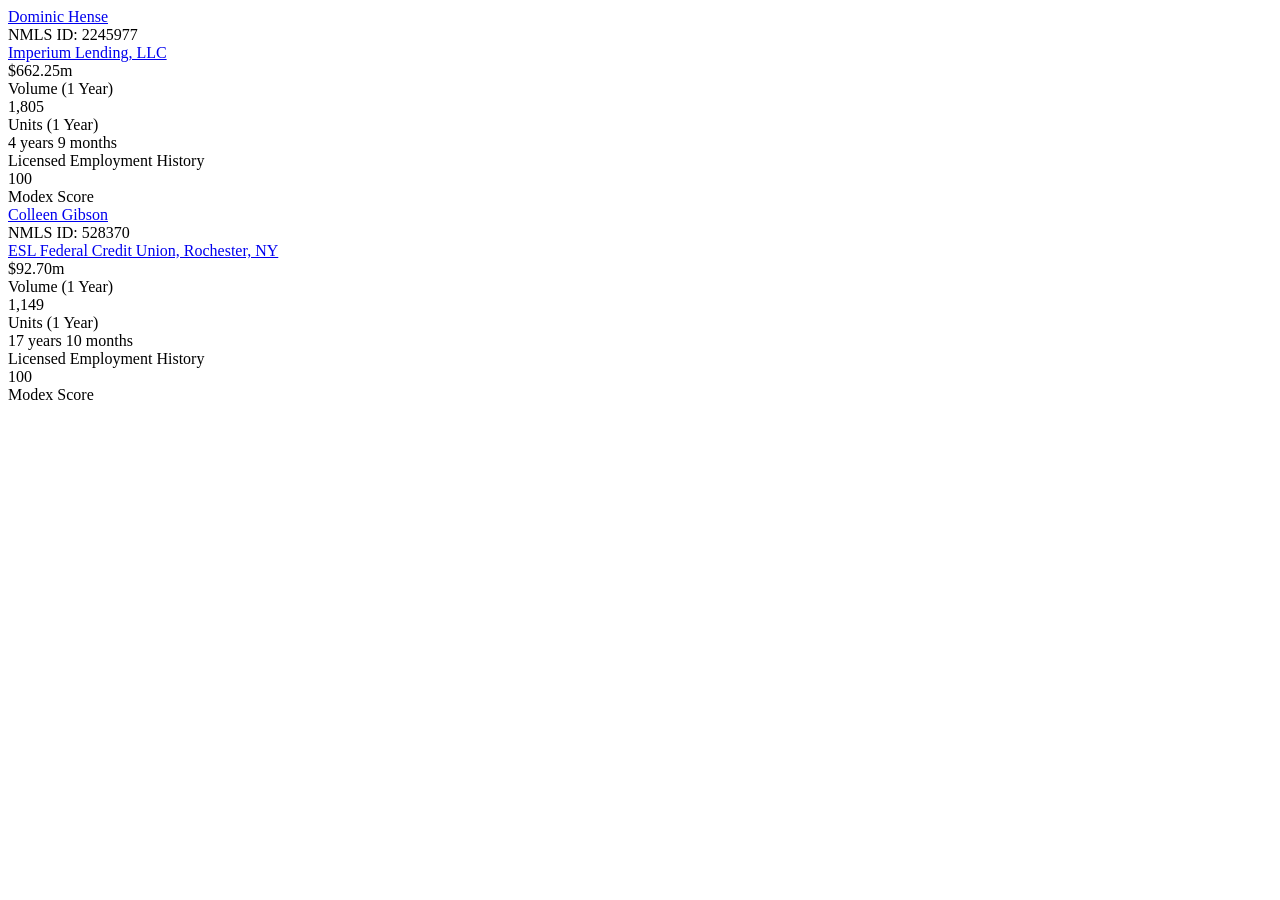
<file: modex-recruit-scraper/fixtures/sample_loan_officers.html>
<html lang="en"><head>
        <meta charset="UTF-8">
        <title>Modex Recruit</title>
        <base href="https://modex.com">
    </head>
    <body class="bg-gray-100 font-source-sans font-normal text-black leading-normal text-smooth"><div id="app" class="h-screen"><div class="flex flex-col h-screen"><div id="content" class="absolute inset-0 overflow-y-auto pb-20"><div class="p-4"><div><div class="bg-white rounded shadow-md border border-gray-300 mb-4 overflow-hidden"><div class="flex p-6 border-b border-gray-300"><div class="flex-grow"><div class="flex"><div class="flex-grow"><div class="flex mb-1"><div class="font-bold mr-3"><a href="/recruit/loan-officers/9545948b-72a6-472d-83bd-c3518634a1b1" class="">Dominic Hense</a></div> <span class="self-center text-sm text-gray-700">NMLS ID: 2245977</span></div> <div class="text-sm"><div><a href="/recruit/companies/9492c561-9e1a-418f-b0a9-0c988ebbfb35" class="">Imperium Lending, LLC</a></div></div></div></div></div></div> <div class="p-6"><div class="flex flex-wrap -mx-2"><div class="flex-none w-1/4 px-2"><div class="font-medium"><span>$662.25m</span></div> <div class="text-xs uppercase font-bold text-gray-700 mt-1">Volume (1 Year)</div></div> <div class="flex-none w-1/4 px-2"><div class="font-medium">1,805</div> <div class="text-xs uppercase font-bold text-gray-700 mt-1">Units (1 Year)</div></div> <div class="flex-none w-1/4 px-2"><div class="font-medium">4 years 9 months</div> <div class="text-xs uppercase font-bold text-gray-700 mt-1">Licensed Employment History</div></div> <div class="flex-none w-1/4 px-2"><div class="modex-score-bar-data flex-none mr-2">100</div> <div class="text-xs uppercase font-bold text-gray-700 mt-1">Modex Score</div></div></div></div></div><div class="bg-white rounded shadow-md border border-gray-300 mb-4 overflow-hidden"><div class="flex p-6 border-b border-gray-300"><div class="flex-grow"><div class="flex"><div class="flex-grow"><div class="flex mb-1"><div class="font-bold mr-3"><a href="/recruit/loan-officers/4916deb0-fca2-11e6-96a2-ff31f7a975a3" class="">Colleen Gibson</a></div> <span class="self-center text-sm text-gray-700">NMLS ID: 528370</span></div> <div class="text-sm"><div><a href="/recruit/branches/952b76d2-c09f-4396-beb4-552602919d69" class="">ESL Federal Credit Union, Rochester, NY</a></div></div></div></div></div></div> <div class="p-6"><div class="flex flex-wrap -mx-2"><div class="flex-none w-1/4 px-2"><div class="font-medium"><span>$92.70m</span></div> <div class="text-xs uppercase font-bold text-gray-700 mt-1">Volume (1 Year)</div></div> <div class="flex-none w-1/4 px-2"><div class="font-medium">1,149</div> <div class="text-xs uppercase font-bold text-gray-700 mt-1">Units (1 Year)</div></div> <div class="flex-none w-1/4 px-2"><div class="font-medium">17 years 10 months</div> <div class="text-xs uppercase font-bold text-gray-700 mt-1">Licensed Employment History</div></div> <div class="flex-none w-1/4 px-2"><div class="modex-score-bar-data flex-none mr-2">100</div> <div class="text-xs uppercase font-bold text-gray-700 mt-1">Modex Score</div></div></div></div></div></div></div></div></div></div></div></body></html>
</file>
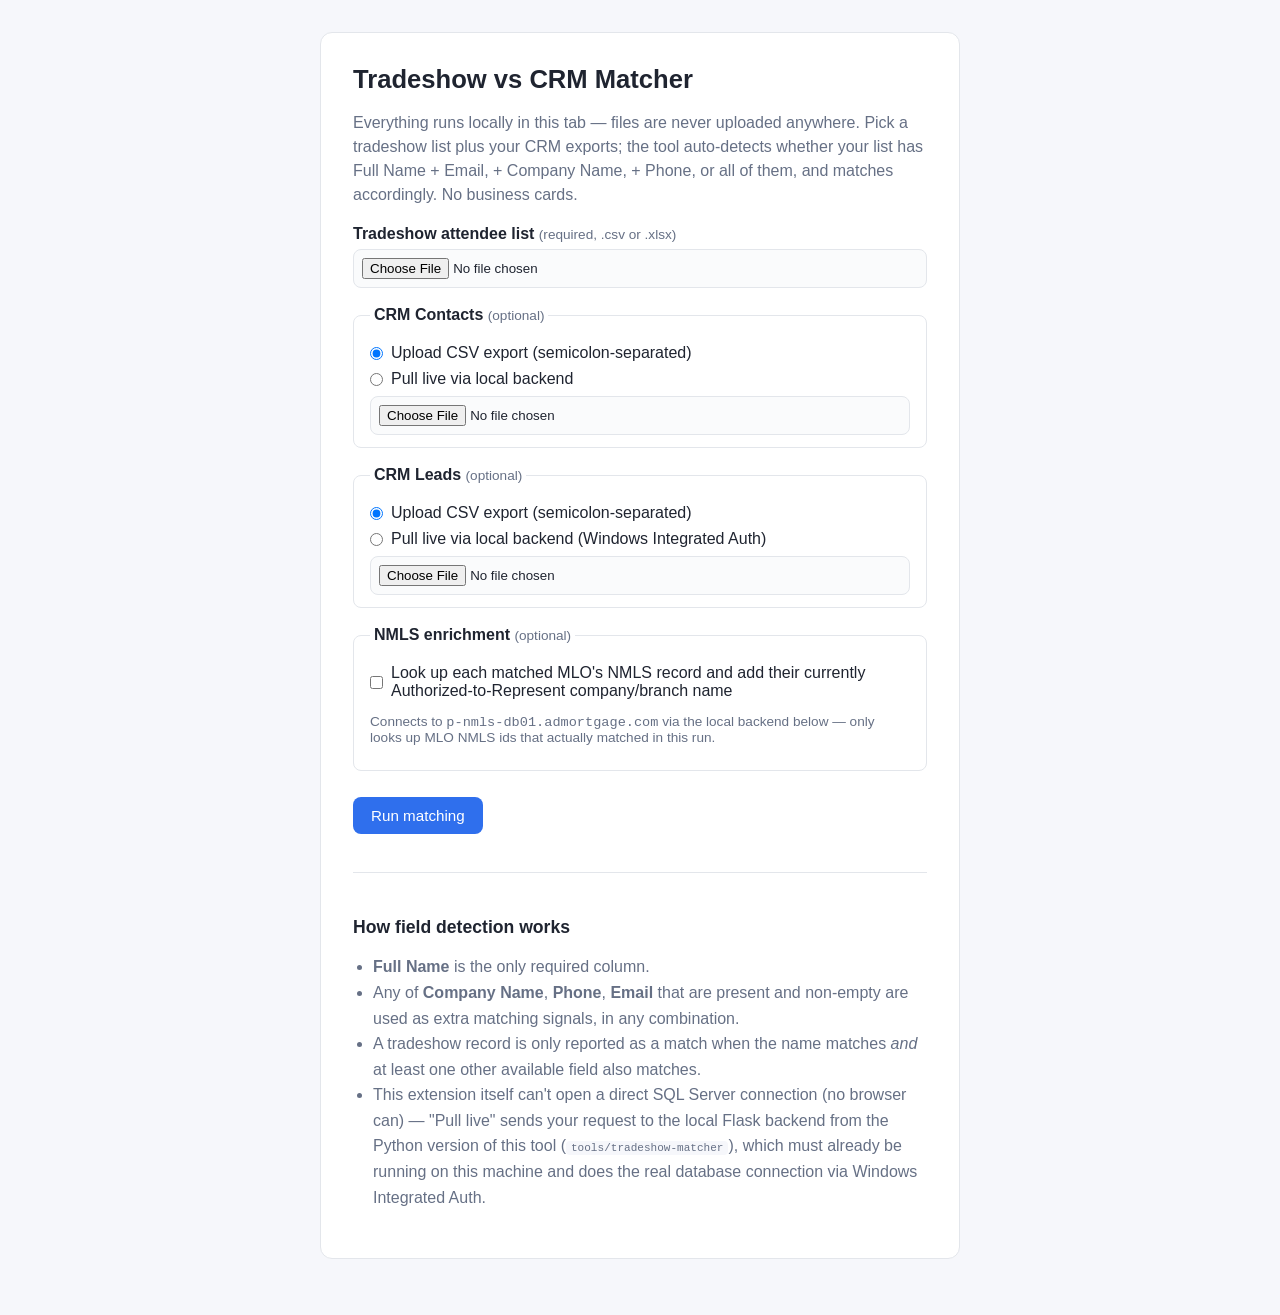
<file: tools/tradeshow-matcher-extension/app.html>
<!DOCTYPE html>
<html lang="en">
<head>
  <meta charset="UTF-8">
  <title>Tradeshow vs CRM Matcher</title>
  <link rel="stylesheet" href="app.css">
</head>
<body>
  <main class="card">
    <h1>Tradeshow vs CRM Matcher</h1>
    <p class="subtitle">
      Everything runs locally in this tab &mdash; files are never uploaded
      anywhere. Pick a tradeshow list plus your CRM exports; the tool
      auto-detects whether your list has Full Name + Email, + Company Name,
      + Phone, or all of them, and matches accordingly. No business cards.
    </p>

    <div id="error" class="error" hidden></div>

    <form id="match-form">
      <label>
        <span>Tradeshow attendee list <em>(required, .csv or .xlsx)</em></span>
        <input type="file" id="tradeshow_file" accept=".csv,.xlsx,.xls" required>
      </label>

      <fieldset>
        <legend>CRM Contacts <em>(optional)</em></legend>
        <label class="radio">
          <input type="radio" name="crm_contacts_source" value="upload" checked>
          Upload CSV export (semicolon-separated)
        </label>
        <label class="radio">
          <input type="radio" name="crm_contacts_source" value="live">
          Pull live via local backend
        </label>
        <div id="contacts-upload">
          <input type="file" id="crm_contacts_file" accept=".csv">
        </div>
      </fieldset>

      <fieldset>
        <legend>CRM Leads <em>(optional)</em></legend>
        <label class="radio">
          <input type="radio" name="crm_leads_source" value="upload" checked>
          Upload CSV export (semicolon-separated)
        </label>
        <label class="radio">
          <input type="radio" name="crm_leads_source" value="live">
          Pull live via local backend (Windows Integrated Auth)
        </label>
        <div id="leads-upload">
          <input type="file" id="crm_leads_file" accept=".csv">
        </div>
      </fieldset>

      <fieldset>
        <legend>NMLS enrichment <em>(optional)</em></legend>
        <label class="radio">
          <input type="checkbox" id="enrich_nmls">
          Look up each matched MLO's NMLS record and add their currently
          Authorized-to-Represent company/branch name
        </label>
        <p class="note">
          Connects to <code>p-nmls-db01.admortgage.com</code> via the local
          backend below &mdash; only looks up MLO NMLS ids that actually
          matched in this run.
        </p>
      </fieldset>

      <div id="db-fields" hidden>
        <label>
          <span>Local backend URL</span>
          <input type="text" id="db_backend_url" value="http://127.0.0.1:5050">
        </label>
        <p class="note">
          Connects to <code>bi-02.prod.admortgage.com</code> via Windows
          Integrated Auth &mdash; no username/password needed, and not
          editable here on purpose.
        </p>
      </div>

      <button type="submit" id="run-btn">Run matching</button>
      <p id="progress" class="progress" hidden></p>
    </form>

    <section class="hint">
      <h2>How field detection works</h2>
      <ul>
        <li><strong>Full Name</strong> is the only required column.</li>
        <li>Any of <strong>Company Name</strong>, <strong>Phone</strong>,
          <strong>Email</strong> that are present and non-empty are used as
          extra matching signals, in any combination.</li>
        <li>A tradeshow record is only reported as a match when the name
          matches <em>and</em> at least one other available field also
          matches.</li>
        <li>This extension itself can't open a direct SQL Server connection
          (no browser can) &mdash; "Pull live" sends your request to the
          local Flask backend from the Python version of this tool
          (<code>tools/tradeshow-matcher</code>), which must already be
          running on this machine and does the real database connection via
          Windows Integrated Auth.</li>
      </ul>
    </section>
  </main>

  <main class="card wide" id="results" hidden>
    <h1>Match Results</h1>
    <p class="subtitle">
      Detected fields on your tradeshow file:
      <strong>Full Name</strong><span id="detected-fields"></span>.
    </p>

    <div class="summary" id="summary"></div>

    <div class="actions">
      <button id="download-csv" class="button">Download CSV</button>
      <button id="download-xlsx" class="button secondary">Download Excel</button>
      <button id="run-another" class="button secondary">Run another file</button>
    </div>
    <p class="note">
      Excel export includes clickable CRM links but, unlike the Python
      version of this tool, no color-coded Status column (the free
      client-side library used here can't write cell colors).
    </p>

    <h2>Preview (first 200 rows)</h2>
    <div class="table-wrap">
      <table id="preview-table">
        <thead><tr id="preview-head"></tr></thead>
        <tbody id="preview-body"></tbody>
      </table>
    </div>
  </main>

  <script src="lib/xlsx.full.min.js"></script>
  <script src="js/cleaning.js"></script>
  <script src="js/matching.js"></script>
  <script src="js/enrich.js"></script>
  <script src="js/loaders.js"></script>
  <script src="js/db.js"></script>
  <script src="js/pipeline.js"></script>
  <script src="js/export.js"></script>
  <script src="app.js"></script>
</body>
</html>
</file>
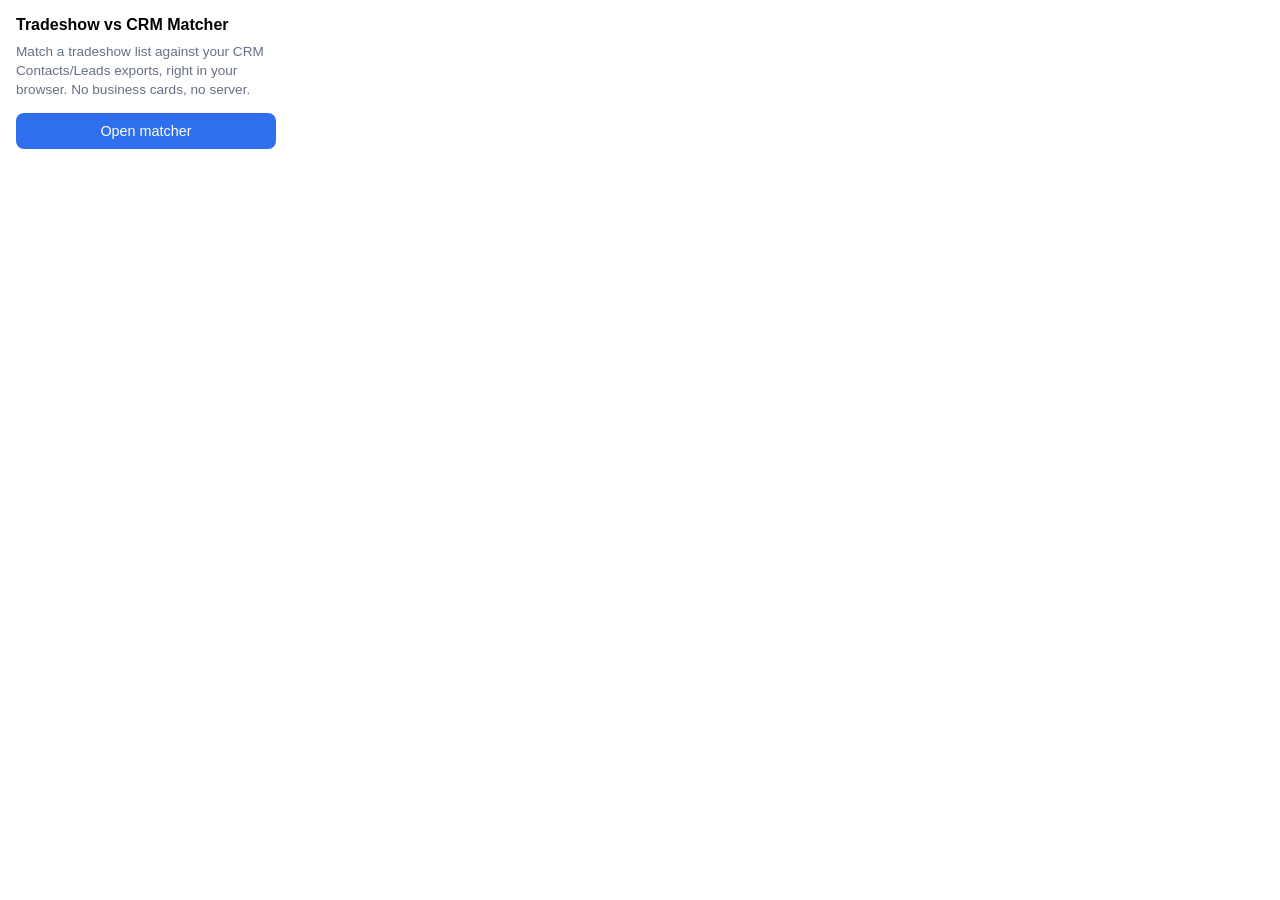
<file: tools/tradeshow-matcher-extension/popup.html>
<!DOCTYPE html>
<html lang="en">
<head>
  <meta charset="UTF-8">
  <title>Tradeshow vs CRM Matcher</title>
  <style>
    body {
      width: 260px;
      font-family: -apple-system, "Segoe UI", Roboto, sans-serif;
      padding: 16px;
      margin: 0;
    }
    h1 { font-size: 1rem; margin: 0 0 8px; }
    p { color: #667085; font-size: 0.85rem; line-height: 1.4; margin: 0 0 14px; }
    button {
      width: 100%;
      background: #2f6fed;
      color: #fff;
      border: none;
      padding: 10px;
      border-radius: 8px;
      font-size: 0.9rem;
      cursor: pointer;
    }
  </style>
</head>
<body>
  <h1>Tradeshow vs CRM Matcher</h1>
  <p>Match a tradeshow list against your CRM Contacts/Leads exports, right in your browser. No business cards, no server.</p>
  <button id="open">Open matcher</button>
  <script src="popup.js"></script>
</body>
</html>
</file>
<file: tools/tradeshow-matcher-extension/app.css>
:root {
  --ink: #1f2430;
  --muted: #667085;
  --accent: #2f6fed;
  --border: #e3e6eb;
  --bg: #f6f7fb;
}

* { box-sizing: border-box; }

body {
  margin: 0;
  font-family: -apple-system, "Segoe UI", Roboto, sans-serif;
  background: var(--bg);
  color: var(--ink);
  padding: 32px 16px;
}

.card {
  max-width: 640px;
  margin: 0 auto 24px;
  background: #fff;
  border: 1px solid var(--border);
  border-radius: 12px;
  padding: 32px;
}

.card.wide { max-width: 960px; }

h1 { margin-top: 0; font-size: 1.6rem; }
h2 { font-size: 1.1rem; margin-top: 28px; }

.subtitle { color: var(--muted); line-height: 1.5; }

form label {
  display: block;
  margin: 18px 0;
}

form label span {
  display: block;
  font-weight: 600;
  margin-bottom: 6px;
}

form label em {
  color: var(--muted);
  font-weight: 400;
  font-style: normal;
  font-size: 0.85rem;
}

input[type="file"] {
  width: 100%;
  padding: 8px;
  border: 1px solid var(--border);
  border-radius: 8px;
  background: #fafbfc;
}

button, .button {
  display: inline-block;
  background: var(--accent);
  color: #fff;
  border: none;
  padding: 10px 18px;
  border-radius: 8px;
  font-size: 0.95rem;
  cursor: pointer;
  text-decoration: none;
  margin-right: 8px;
  margin-top: 8px;
}

button:disabled { opacity: 0.6; cursor: default; }

.progress {
  margin-top: 10px;
  color: var(--muted);
  font-size: 0.88rem;
  display: flex;
  align-items: center;
  gap: 8px;
}

.progress .spinner {
  width: 14px;
  height: 14px;
  border: 2px solid var(--border);
  border-top-color: var(--accent);
  border-radius: 50%;
  animation: spin 0.7s linear infinite;
  flex-shrink: 0;
}

@keyframes spin {
  to { transform: rotate(360deg); }
}

.button.secondary {
  background: #fff;
  color: var(--accent);
  border: 1px solid var(--accent);
}

fieldset {
  border: 1px solid var(--border);
  border-radius: 8px;
  margin: 18px 0;
  padding: 12px 16px;
}

legend { font-weight: 600; padding: 0 4px; }
legend em { color: var(--muted); font-weight: 400; font-style: normal; font-size: 0.85rem; }

label.radio {
  display: flex;
  align-items: center;
  gap: 8px;
  font-weight: 400;
  margin: 8px 0;
}

label.radio input { width: auto; margin: 0; }

.hint code {
  background: var(--bg);
  border-radius: 4px;
  padding: 1px 5px;
  font-size: 0.85em;
}

.hint {
  margin-top: 28px;
  padding-top: 16px;
  border-top: 1px solid var(--border);
}

.hint ul { color: var(--muted); line-height: 1.6; padding-left: 20px; }

.error {
  background: #fdecea;
  color: #a5231e;
  padding: 12px 14px;
  border-radius: 8px;
  margin-bottom: 16px;
}

.note {
  color: var(--muted);
  font-size: 0.85rem;
}

.actions { margin: 8px 0 4px; }

.summary {
  display: flex;
  flex-wrap: wrap;
  gap: 12px;
  margin: 16px 0 24px;
}

.summary div {
  background: var(--bg);
  border: 1px solid var(--border);
  border-radius: 10px;
  padding: 12px 16px;
  min-width: 120px;
  text-align: center;
}

.summary span {
  display: block;
  font-size: 1.4rem;
  font-weight: 700;
  color: var(--accent);
}

.table-wrap {
  overflow-x: auto;
  margin-top: 12px;
  border: 1px solid var(--border);
  border-radius: 8px;
  max-height: 480px;
}

table { border-collapse: collapse; width: 100%; font-size: 0.85rem; }

th, td {
  padding: 8px 10px;
  border-bottom: 1px solid var(--border);
  text-align: left;
  white-space: nowrap;
}

th { background: var(--bg); position: sticky; top: 0; }
</file>
